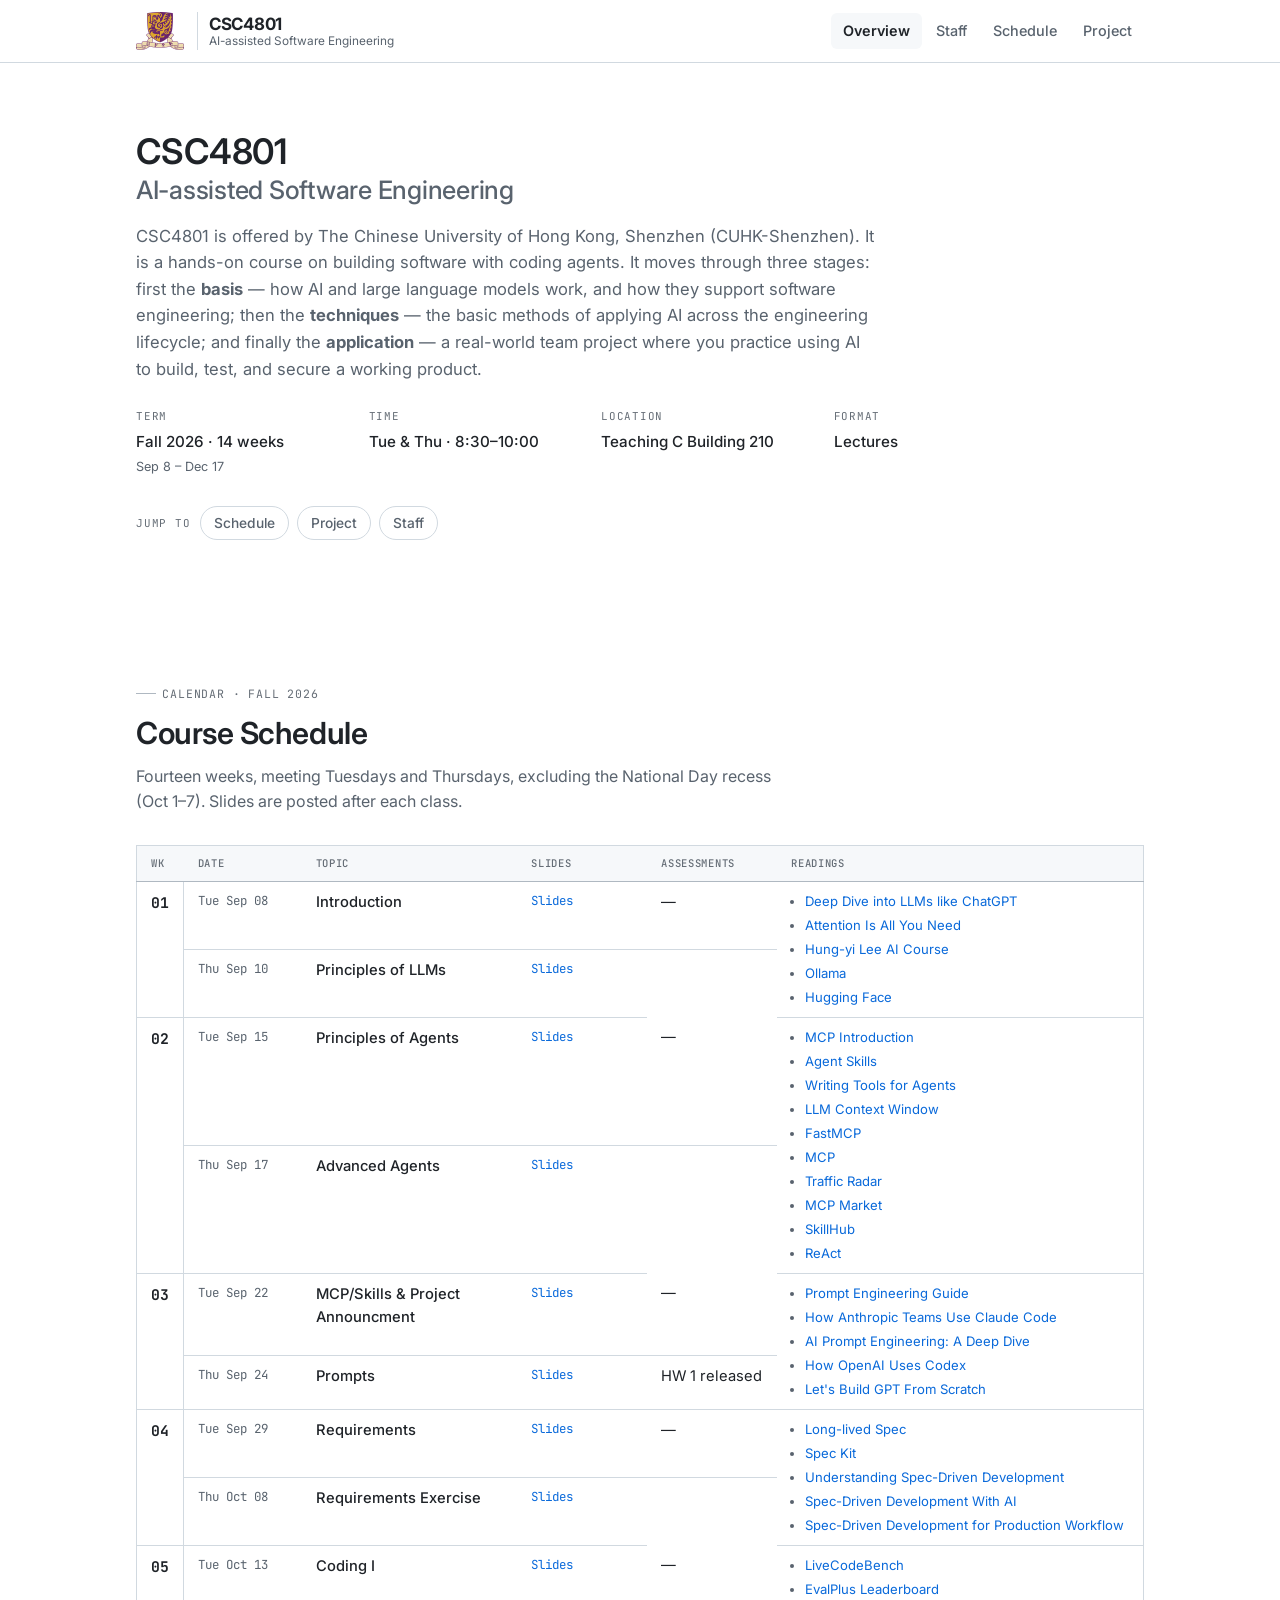
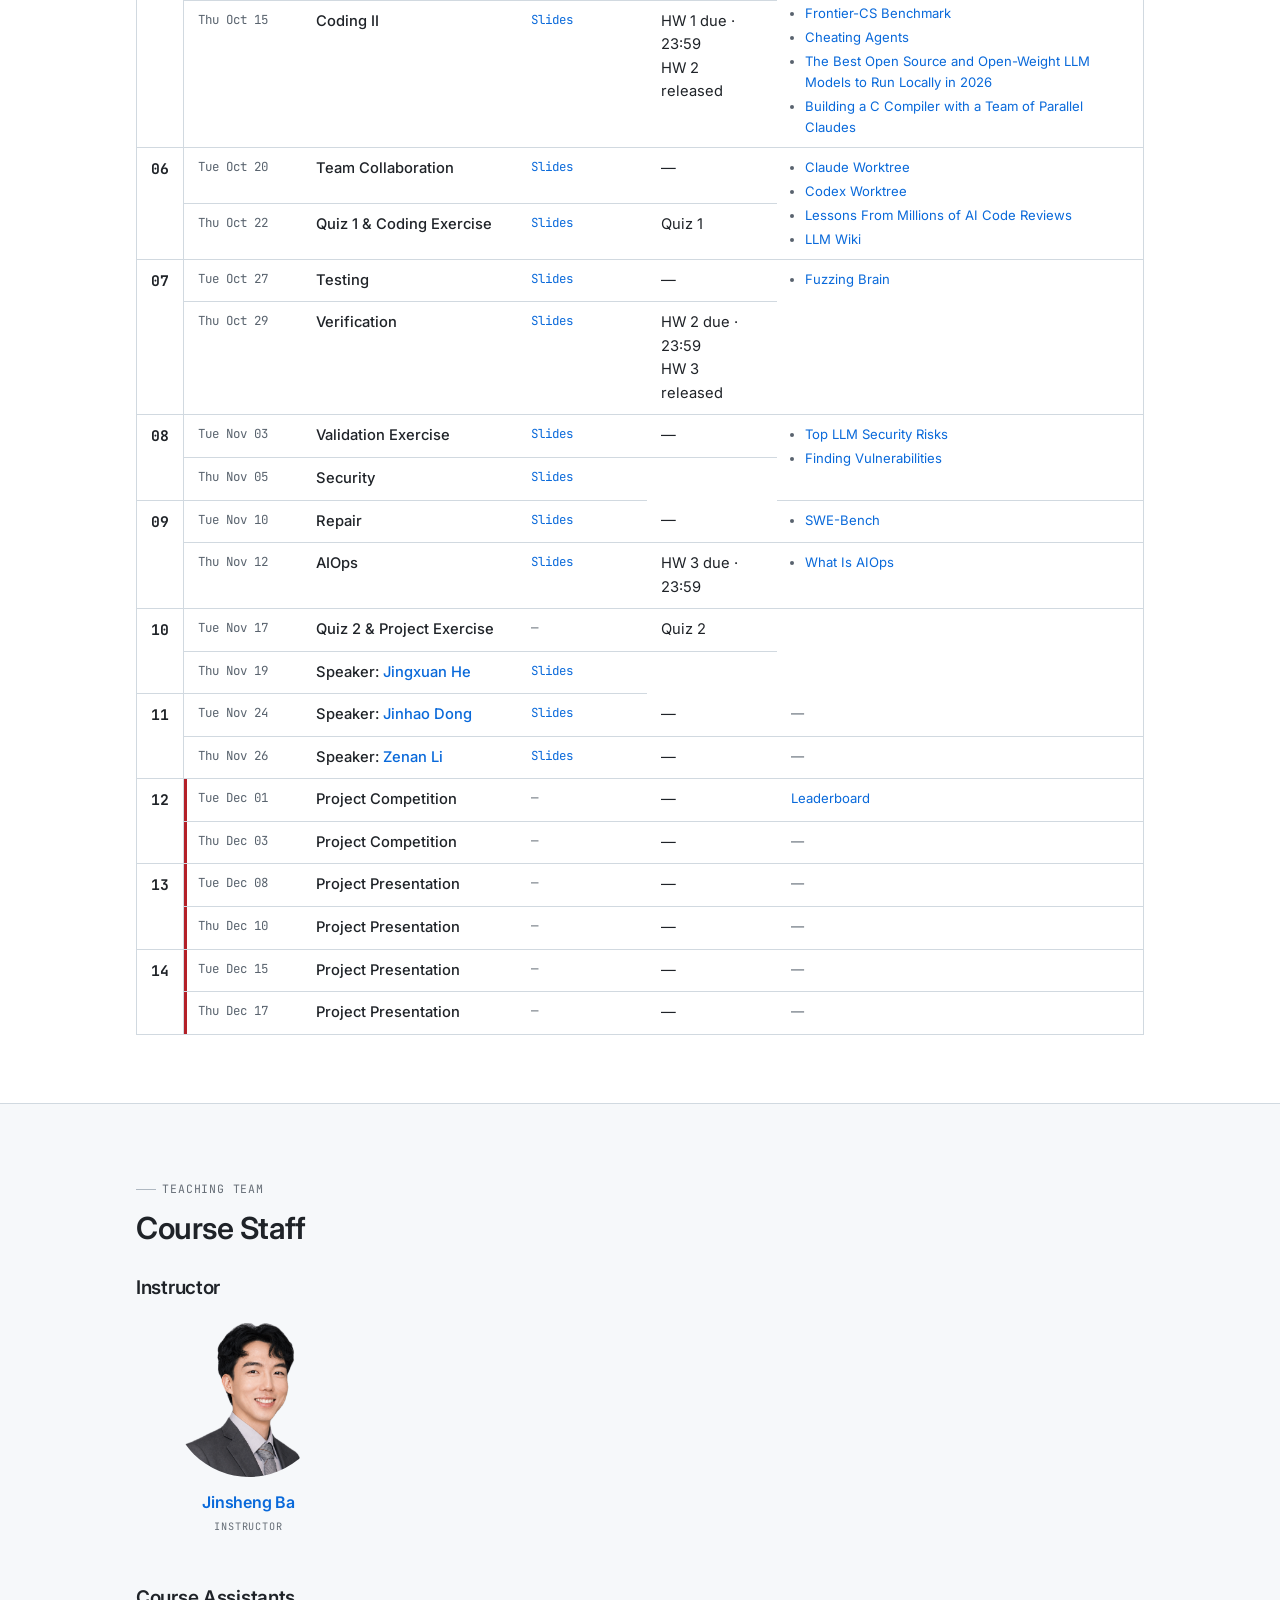
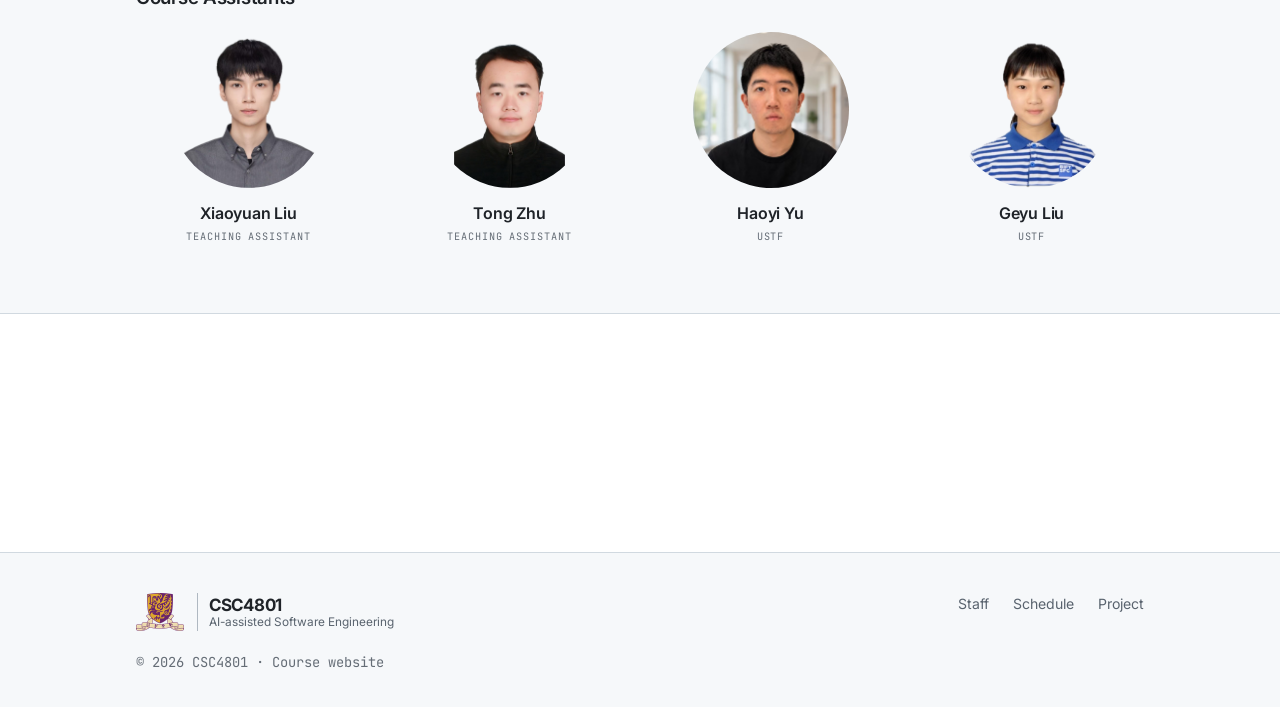
<file: index.html>
<!DOCTYPE html>
<html lang="en">
<head>
<meta charset="UTF-8" />
<meta name="viewport" content="width=device-width, initial-scale=1.0" />
<title>CSC4801 · AI-assisted Software Engineering</title>
<meta name="description" content="CSC4801 — AI-assisted Software Engineering. Build coding agents, work spec-first, and ship a full-stack product with AI as a primary tool. Course introduction, staff, schedule, readings, and lecture slides." />
<link rel="icon" href="assets/favicon-32.png" sizes="32x32" type="image/png" />
<link rel="apple-touch-icon" href="assets/apple-touch-icon.png" />
<link rel="preconnect" href="https://fonts.googleapis.com" />
<link rel="preconnect" href="https://fonts.gstatic.com" crossorigin />
<link href="https://fonts.googleapis.com/css2?family=Inter:wght@400;500;600;700&family=JetBrains+Mono:wght@400;500;700&display=swap" rel="stylesheet" />
<link rel="stylesheet" href="assets/css/style.css" />
</head>
<body>

<!-- ===================== NAV ===================== -->
<header class="nav">
  <div class="nav__inner">
    <a class="brand" href="index.html">
      <img class="brand__mark" src="assets/uni-logo.png" alt="The Chinese University of Hong Kong" width="96" height="76" />
      <span><b>CSC4801</b><br><small>AI-assisted Software Engineering</small></span>
    </a>
    <button class="nav__toggle" aria-label="Toggle menu" aria-expanded="false">≡</button>
    <nav class="nav__links">
      <a href="index.html" class="active">Overview</a>
      <a href="index.html#staff">Staff</a>
      <a href="index.html#schedule">Schedule</a>
      <a href="project.html">Project</a>
    </nav>
  </div>
</header>

<!-- ===================== COURSE OVERVIEW ===================== -->
<section class="section ov" id="overview">
  <div class="wrap">
    <h1 class="ov__title">CSC4801 <span>AI-assisted Software Engineering</span></h1>

    <p class="ov__lede">CSC4801 is offered by The Chinese University of Hong Kong, Shenzhen (CUHK-Shenzhen). It is a hands-on course on building software with coding agents. It moves through three stages: first the <b>basis</b> — how AI and large language models work, and how they support software engineering; then the <b>techniques</b> — the basic methods of applying AI across the engineering lifecycle; and finally the <b>application</b> — a real-world team project where you practice using AI to build, test, and secure a working product.</p>

    <dl class="facts">
      <div><dt>Term</dt><dd>Fall 2026 · 14 weeks<br><small style="color:var(--ink-soft);font-weight:400">Sep 8 – Dec 17</small></dd></div>
      <div><dt>Time</dt><dd>Tue &amp; Thu · 8:30–10:00</dd></div>
      <div><dt>Location</dt><dd>Teaching C Building 210</dd></div>
      <div><dt>Format</dt><dd>Lectures</dd></div>
    </dl>

    <div class="hero__jump">
      <span>Jump to</span>
      <a href="#schedule">Schedule</a>
      <a href="project.html">Project</a>
      <a href="#staff">Staff</a>
    </div>
  </div>
</section>

<!-- ===================== SCHEDULE (CALENDAR) ===================== -->
<section class="section" id="schedule">
  <div class="wrap">
    <div class="section__head reveal">
      <span class="tag">Calendar · Fall 2026</span>
      <h2>Course Schedule</h2>
      <p>Fourteen weeks, meeting Tuesdays and Thursdays, excluding the National Day recess (Oct 1–7). Slides are posted after each class.</p>
    </div>

    <div class="reveal" style="overflow-x:auto">
      <table class="sched">
        <thead>
          <tr><th>Wk</th><th>Date</th><th>Topic</th><th>Slides</th><th>Assessments</th><th>Readings</th></tr>
        </thead>
        <tbody>
          <tr><td class="sched__wk" rowspan="2">01</td><td class="sched__date">Tue Sep 08</td><td class="sched__topic">Introduction</td><td class="sched__slides"><a href="slides/00_Introduction.pdf">Slides</a></td><td class="sched__assessment">&mdash;</td><td class="sched__read" rowspan="2"><ul><li><a href="https://www.youtube.com/watch?v=7xTGNNLPyMI">Deep Dive into LLMs like ChatGPT</a></li><li><a href="https://arxiv.org/abs/1706.03762">Attention Is All You Need</a></li><li><a href="https://www.youtube.com/playlist?list=PLJV_el3uVTsMMGi5kbnKP5DrDHZpTX0jT">Hung-yi Lee AI Course</a></li><li><a href="https://ollama.com/">Ollama</a></li><li><a href="https://huggingface.co/">Hugging Face</a></li></ul></td></tr>
          <tr><td class="sched__date">Thu Sep 10</td><td class="sched__topic">Principles of LLMs</td><td class="sched__slides"><a href="slides/01_LLMs.pdf">Slides</a></td></tr>
          <tr><td class="sched__wk" rowspan="2">02</td><td class="sched__date">Tue Sep 15</td><td class="sched__topic">Principles of Agents</td><td class="sched__slides"><a href="slides/02_Principles_of_Agents.pdf">Slides</a></td><td class="sched__assessment">&mdash;</td><td class="sched__read" rowspan="2"><ul><li><a href="https://stytch.com/blog/model-context-protocol-introduction/">MCP Introduction</a></li><li><a href="https://agentskills.io/home">Agent Skills</a></li><li><a href="https://www.anthropic.com/engineering/writing-tools-for-agents">Writing Tools for Agents</a></li><li><a href="https://www.meibel.ai/post/understanding-the-impact-of-increasing-llm-context-windows">LLM Context Window</a></li><li><a href="https://gofastmcp.com/">FastMCP</a></li><li><a href="https://modelcontextprotocol.io">MCP</a></li><li><a href="https://radar.cloudflare.com/traffic#bot-vs-human">Traffic Radar</a></li><li><a href="https://mcpmarket.com/">MCP Market</a></li><li><a href="https://www.skillhub.club">SkillHub</a></li><li><a href="https://react-lm.github.io/">ReAct</a></li></ul></td></tr>
          <tr><td class="sched__date">Thu Sep 17</td><td class="sched__topic">Advanced Agents</td><td class="sched__slides"><a href="slides/03_Advanced_Agents.pdf">Slides</a></td></tr>
          <tr><td class="sched__wk" rowspan="2">03</td><td class="sched__date">Tue Sep 22</td><td class="sched__topic">MCP/Skills &amp; Project Announcment</td><td class="sched__slides"><a href="slides/04_MCP_Skills.pdf">Slides</a></td><td class="sched__assessment">&mdash;</td><td class="sched__read" rowspan="2"><ul><li><a href="https://www.promptingguide.ai">Prompt Engineering Guide</a></li><li><a href="https://www-cdn.anthropic.com/58284b19e702b49db9302d5b6f135ad8871e7658.pdf">How Anthropic Teams Use Claude Code</a></li><li><a href="https://www.youtube.com/watch?v=T9aRN5JkmL8">AI Prompt Engineering: A Deep Dive</a></li><li><a href="https://cdn.openai.com/pdf/6a2631dc-783e-479b-b1a4-af0cfbd38630/how-openai-uses-codex.pdf">How OpenAI Uses Codex</a></li><li><a href="https://www.youtube.com/watch?v=kCc8FmEb1nY">Let's Build GPT From Scratch</a></li></ul></td></tr>
          <tr><td class="sched__date">Thu Sep 24</td><td class="sched__topic">Prompts</td><td class="sched__slides"><a href="slides/05_Prompts.pdf">Slides</a></td><td class="sched__assessment">HW 1 released</td></tr>
          <tr><td class="sched__wk" rowspan="2">04</td><td class="sched__date">Tue Sep 29</td><td class="sched__topic">Requirements</td><td class="sched__slides"><a href="slides/06_Requirements.pdf">Slides</a></td><td class="sched__assessment">&mdash;</td><td class="sched__read" rowspan="2"><ul><li><a href="https://blog.ravi-mehta.com/p/specs-are-the-new-source-code">Long-lived Spec</a></li><li><a href="https://github.github.com/spec-kit/">Spec Kit</a></li><li><a href="https://martinfowler.com/articles/exploring-gen-ai/sdd-3-tools.html">Understanding Spec-Driven Development</a></li><li><a href="https://github.blog/ai-and-ml/generative-ai/spec-driven-development-with-ai-get-started-with-a-new-open-source-toolkit/">Spec-Driven Development With AI</a></li><li><a href="https://www.youtube.com/watch?v=IddXPepIAS4">Spec-Driven Development for Production Workflow</a></li></ul></td></tr>
          <tr><td class="sched__date">Thu Oct 08</td><td class="sched__topic">Requirements Exercise</td><td class="sched__slides"><a href="slides/07_Requirements_Exercise.pdf">Slides</a></td></tr>
          <tr><td class="sched__wk" rowspan="2">05</td><td class="sched__date">Tue Oct 13</td><td class="sched__topic">Coding I</td><td class="sched__slides"><a href="slides/08_Coding_I.pdf">Slides</a></td><td class="sched__assessment">&mdash;</td><td class="sched__read" rowspan="2"><ul><li><a href="https://livecodebench.github.io/">LiveCodeBench</a></li><li><a href="https://evalplus.github.io/leaderboard.html">EvalPlus Leaderboard</a></li><li><a href="https://frontier-cs.org/">Frontier-CS Benchmark</a></li><li><a href="https://debugml.github.io/cheating-agents/">Cheating Agents</a></li><li><a href="https://huggingface.co/blog/daya-shankar/open-source-llm-models-to-run-locally">The Best Open Source and Open-Weight LLM Models to Run Locally in 2026</a></li><li><a href="https://www.anthropic.com/engineering/building-c-compiler">Building a C Compiler with a Team of Parallel Claudes</a></li></ul></td></tr>
          <tr><td class="sched__date">Thu Oct 15</td><td class="sched__topic">Coding II</td><td class="sched__slides"><a href="slides/09_Coding_II.pdf">Slides</a></td><td class="sched__assessment">HW 1 due · 23:59<br />HW 2 released</td></tr>
          <tr><td class="sched__wk" rowspan="2">06</td><td class="sched__date">Tue Oct 20</td><td class="sched__topic">Team Collaboration</td><td class="sched__slides"><a href="slides/10_Team.pdf">Slides</a></td><td class="sched__assessment">&mdash;</td><td class="sched__read" rowspan="2"><ul><li><a href="https://code.claude.com/docs/en/worktrees">Claude Worktree</a></li><li><a href="https://developers.openai.com/codex/app/worktrees">Codex Worktree</a></li><li><a href="https://www.youtube.com/watch?v=TswQeKftnaw">Lessons From Millions of AI Code Reviews</a></li><li><a href="https://github.com/nashsu/llm_wiki">LLM Wiki</a></li></ul></td></tr>
          <tr><td class="sched__date">Thu Oct 22</td><td class="sched__topic">Quiz 1 & Coding Exercise</td><td class="sched__slides"><a href="slides/11_Beyond.pdf">Slides</a></td><td class="sched__assessment">Quiz 1</td></tr>
          <tr><td class="sched__wk" rowspan="2">07</td><td class="sched__date">Tue Oct 27</td><td class="sched__topic">Testing</td><td class="sched__slides"><a href="slides/12_Testing.pdf">Slides</a></td><td class="sched__assessment">&mdash;</td><td class="sched__read" rowspan="2"><ul><li><a href="https://fuzzingbrain.github.io/">Fuzzing Brain</a></li></ul></td></tr>
          <tr><td class="sched__date">Thu Oct 29</td><td class="sched__topic">Verification</td><td class="sched__slides"><a href="slides/13_Verification.pdf">Slides</a></td><td class="sched__assessment">HW 2 due · 23:59<br />HW 3 released</td></tr>
          <tr><td class="sched__wk" rowspan="2">08</td><td class="sched__date">Tue Nov 03</td><td class="sched__topic">Validation Exercise</td><td class="sched__slides"><a href="slides/14_Validation_Exercise.pdf">Slides</a></td><td class="sched__assessment">&mdash;</td><td class="sched__read" rowspan="2"><ul><li><a href="https://genai.owasp.org/llm-top-10/">Top LLM Security Risks</a></li><li><a href="https://semgrep.dev/blog/2025/finding-vulnerabilities-in-modern-web-apps-using-claude-code-and-openai-codex/">Finding Vulnerabilities</a></li></ul></td></tr>
          <tr><td class="sched__date">Thu Nov 05</td><td class="sched__topic">Security</td><td class="sched__slides"><a href="slides/15_Security.pdf">Slides</a></td></tr>
          <tr><td class="sched__wk" rowspan="2">09</td><td class="sched__date">Tue Nov 10</td><td class="sched__topic">Repair</td><td class="sched__slides"><a href="slides/16_Repair.pdf">Slides</a></td><td class="sched__assessment">&mdash;</td><td class="sched__read"><ul><li><a href="https://www.swebench.com/">SWE-Bench</a></li></ul></td></tr>
          <tr><td class="sched__date">Thu Nov 12</td><td class="sched__topic">AIOps</td><td class="sched__slides"><a href="slides/17_AIOps.pdf">Slides</a></td><td class="sched__assessment">HW 3 due · 23:59</td><td class="sched__read"><ul><li><a href="https://github.com/resources/articles/what-is-aiops">What Is AIOps</a></li></ul></td></tr>
          <tr><td class="sched__wk" rowspan="2">10</td><td class="sched__date">Tue Nov 17</td><td class="sched__topic">Quiz 2 & Project Exercise</td><td class="sched__slides">&mdash;</td><td class="sched__assessment">Quiz 2</td></tr>
          <tr><td class="sched__date">Thu Nov 19</td><td class="sched__topic">Speaker: <a href="https://jxhe.info/" target="_blank" rel="noopener noreferrer">Jingxuan He</a></td><td class="sched__slides"><a href="slides/JingxuanHe.pdf">Slides</a></td></tr>
          <tr><td class="sched__wk" rowspan="2">11</td><td class="sched__date">Tue Nov 24</td><td class="sched__topic">Speaker: <a href="https://dongjinhao-ruc.github.io/" target="_blank" rel="noopener noreferrer">Jinhao Dong</a></td><td class="sched__slides"><a href="slides/JinhaoDong.pdf">Slides</a></td><td class="sched__assessment">&mdash;</td><td class="sched__read">&mdash;</td></tr>
          <tr><td class="sched__date">Thu Nov 26</td><td class="sched__topic">Speaker: <a href="https://lizn-zn.github.io/" target="_blank" rel="noopener noreferrer">Zenan Li</a></td><td class="sched__slides"><a href="slides/ZenanLi.pdf">Slides</a></td><td class="sched__assessment">&mdash;</td><td class="sched__read">&mdash;</td></tr>
          <tr class="is-project"><td class="sched__wk" rowspan="2">12</td><td class="sched__date">Tue Dec 01</td><td class="sched__topic">Project Competition</td><td class="sched__slides">&mdash;</td><td class="sched__assessment">&mdash;</td><td class="sched__read"><a href="project.html">Leaderboard</a></td></tr>
          <tr class="is-project"><td class="sched__date">Thu Dec 03</td><td class="sched__topic">Project Competition</td><td class="sched__slides">&mdash;</td><td class="sched__assessment">&mdash;</td><td class="sched__read">&mdash;</td></tr>
          <tr class="is-project"><td class="sched__wk" rowspan="2">13</td><td class="sched__date">Tue Dec 08</td><td class="sched__topic">Project Presentation</td><td class="sched__slides">&mdash;</td><td class="sched__assessment">&mdash;</td><td class="sched__read">&mdash;</td></tr>
          <tr class="is-project"><td class="sched__date">Thu Dec 10</td><td class="sched__topic">Project Presentation</td><td class="sched__slides">&mdash;</td><td class="sched__assessment">&mdash;</td><td class="sched__read">&mdash;</td></tr>
          <tr class="is-project"><td class="sched__wk" rowspan="2">14</td><td class="sched__date">Tue Dec 15</td><td class="sched__topic">Project Presentation</td><td class="sched__slides">&mdash;</td><td class="sched__assessment">&mdash;</td><td class="sched__read">&mdash;</td></tr>
          <tr class="is-project"><td class="sched__date">Thu Dec 17</td><td class="sched__topic">Project Presentation</td><td class="sched__slides">&mdash;</td><td class="sched__assessment">&mdash;</td><td class="sched__read">&mdash;</td></tr>
        </tbody>
      </table>
    </div>
  </div>
</section>

<!-- ===================== COURSE STAFF ===================== -->
<section class="section section--alt" id="staff">
  <div class="wrap">
    <div class="section__head reveal">
      <span class="tag">Teaching team</span>
      <h2>Course Staff</h2>
    </div>

    <div class="staff-groups reveal">
      <section class="staff-group" aria-labelledby="instructor-heading">
        <h3 class="staff-group__title" id="instructor-heading">Instructor</h3>
        <div class="people people--instructor">
          <article class="person">
            <div class="avatar">
              <img class="avatar__image" src="assets/staff_photos/JinshengBa.png" alt="" width="1023" height="1537" />
            </div>
            <h3><a href="https://bajinsheng.github.io/" target="_blank" rel="noopener noreferrer">Jinsheng Ba</a></h3>
            <div class="role">Instructor</div>
          </article>
        </div>
      </section>

      <section class="staff-group" aria-labelledby="assistants-heading">
        <h3 class="staff-group__title" id="assistants-heading">Course Assistants</h3>
        <div class="people">
          <article class="person">
            <div class="avatar">
              <img class="avatar__image" src="assets/staff_photos/XiaoyuanLiu.png" alt="" width="1280" height="1280" />
            </div>
            <h3>Xiaoyuan Liu</h3>
            <div class="role">Teaching Assistant</div>
          </article>
          <article class="person">
            <div class="avatar">
              <img class="avatar__image avatar__image--zoomed-out" src="assets/staff_photos/TongZhu.png" alt="" width="913" height="1280" />
            </div>
            <h3>Tong Zhu</h3>
            <div class="role">Teaching Assistant</div>
          </article>
          <article class="person">
            <div class="avatar">
              <img class="avatar__image" src="assets/staff_photos/HaoyiYu.PNG" alt="" width="1254" height="1254" />
            </div>
            <h3>Haoyi Yu</h3>
            <div class="role">USTF</div>
          </article>
          <article class="person">
            <div class="avatar">
              <img class="avatar__image" src="assets/staff_photos/GeyuLiu.PNG" alt="" width="849" height="850" />
            </div>
            <h3>Geyu Liu</h3>
            <div class="role">USTF</div>
          </article>
        </div>
      </section>
    </div>
  </div>
</section>

<!-- ===================== ACKNOWLEDGEMENT ===================== -->
<section class="section" aria-label="Acknowledgement">
  <div class="wrap">
    <aside class="ack ack--standalone reveal" aria-labelledby="ack-title">
      <div class="ack__mark" aria-hidden="true">MiMo</div>
      <div class="ack__body">
        <p class="ack__label" id="ack-title">Acknowledgement</p>
        <p>We gratefully acknowledge <strong>MiMo</strong> (Xiaomi) for supporting the course</p>
      </div>
      <a class="ack__link" href="https://mimo.xiaomi.com/" target="_blank" rel="noopener noreferrer" aria-label="Visit the MiMo website (opens in a new tab)">Visit MiMo <span aria-hidden="true">↗</span></a>
    </aside>
  </div>
</section>

<!-- ===================== FOOTER ===================== -->
<footer class="footer">
  <div class="wrap footer__grid">
    <div>
      <a class="brand" href="index.html"><img class="brand__mark" src="assets/uni-logo.png" alt="The Chinese University of Hong Kong" width="96" height="76" /><span><b>CSC4801</b><br><small>AI-assisted Software Engineering</small></span></a>
      <p class="footer__mono">© <span data-year>2026</span> CSC4801 · Course website</p>
    </div>
    <nav class="footer__links" aria-label="Footer">
      <a href="index.html#staff">Staff</a>
      <a href="index.html#schedule">Schedule</a>
      <a href="project.html">Project</a>
    </nav>
  </div>
</footer>

<script src="assets/js/main.js"></script>
</body>
</html>
</file>
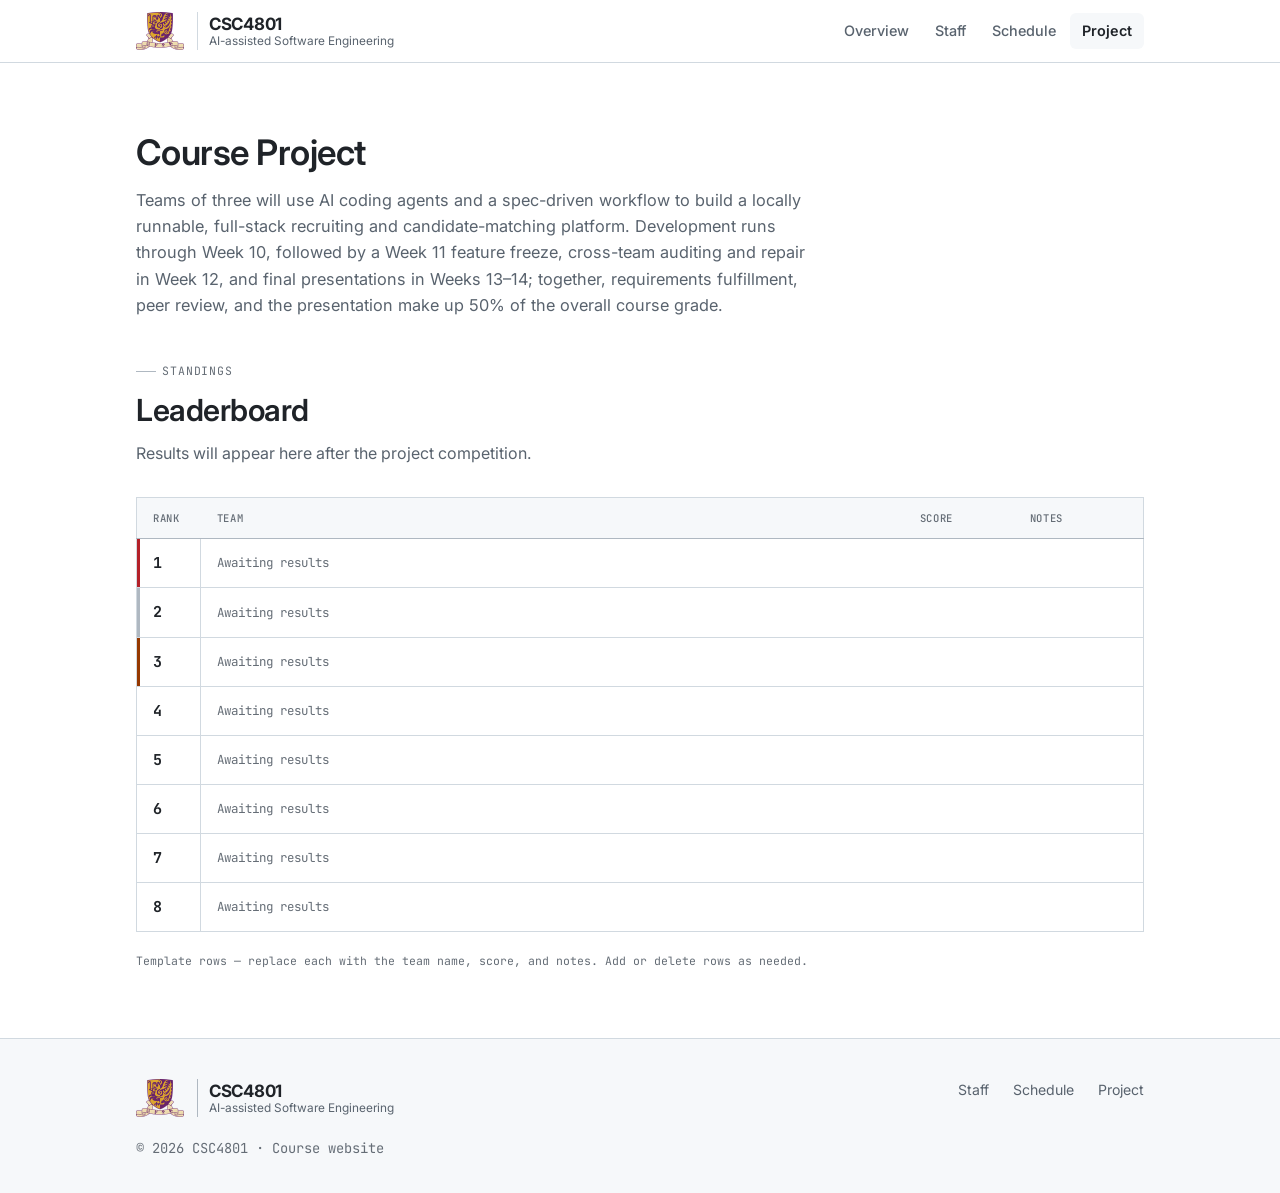
<file: project.html>
<!DOCTYPE html>
<html lang="en">
<head>
<meta charset="UTF-8" />
<meta name="viewport" content="width=device-width, initial-scale=1.0" />
<title>Course Project · CSC4801</title>
<meta name="description" content="The CSC4801 team project — competition standings and results." />
<link rel="icon" href="assets/favicon-32.png" sizes="32x32" type="image/png" />
<link rel="apple-touch-icon" href="assets/apple-touch-icon.png" />
<link rel="preconnect" href="https://fonts.googleapis.com" />
<link rel="preconnect" href="https://fonts.gstatic.com" crossorigin />
<link href="https://fonts.googleapis.com/css2?family=Inter:wght@400;500;600;700&family=JetBrains+Mono:wght@400;500;700&display=swap" rel="stylesheet" />
<link rel="stylesheet" href="assets/css/style.css" />
</head>
<body>

<header class="nav">
  <div class="nav__inner">
    <a class="brand" href="index.html">
      <img class="brand__mark" src="assets/uni-logo.png" alt="The Chinese University of Hong Kong" width="96" height="76" />
      <span><b>CSC4801</b><br><small>AI-assisted Software Engineering</small></span>
    </a>
    <button class="nav__toggle" aria-label="Toggle menu" aria-expanded="false">≡</button>
    <nav class="nav__links">
      <a href="index.html">Overview</a>
      <a href="index.html#staff">Staff</a>
      <a href="index.html#schedule">Schedule</a>
      <a href="project.html" class="active">Project</a>
    </nav>
  </div>
</header>

<section class="phead">
  <div class="wrap">
    <h1>Course Project</h1>
    <p>Teams of three will use AI coding agents and a spec-driven workflow to build a locally runnable, full-stack recruiting and candidate-matching platform. Development runs through Week 10, followed by a Week 11 feature freeze, cross-team auditing and repair in Week 12, and final presentations in Weeks 13–14; together, requirements fulfillment, peer review, and the presentation make up 50% of the overall course grade.</p>
  </div>
</section>

<!-- ===================== LEADERBOARD ===================== -->
<section class="section" style="padding-top:0">
  <div class="wrap">
    <div class="section__head reveal">
      <span class="tag">Standings</span>
      <h2>Leaderboard</h2>
      <p>Results will appear here after the project competition.</p>
    </div>

    <div class="reveal" style="overflow-x:auto">
      <table class="lb">
        <thead>
          <tr>
            <th style="width:64px">Rank</th>
            <th>Team</th>
            <th style="width:110px">Score</th>
            <th style="width:130px">Notes</th>
          </tr>
        </thead>
        <tbody>
          <tr><td class="lb__rank">1</td><td colspan="3" class="lb__empty">Awaiting results</td></tr>
          <tr><td class="lb__rank">2</td><td colspan="3" class="lb__empty">Awaiting results</td></tr>
          <tr><td class="lb__rank">3</td><td colspan="3" class="lb__empty">Awaiting results</td></tr>
          <tr><td class="lb__rank">4</td><td colspan="3" class="lb__empty">Awaiting results</td></tr>
          <tr><td class="lb__rank">5</td><td colspan="3" class="lb__empty">Awaiting results</td></tr>
          <tr><td class="lb__rank">6</td><td colspan="3" class="lb__empty">Awaiting results</td></tr>
          <tr><td class="lb__rank">7</td><td colspan="3" class="lb__empty">Awaiting results</td></tr>
          <tr><td class="lb__rank">8</td><td colspan="3" class="lb__empty">Awaiting results</td></tr>
        </tbody>
      </table>
    </div>

    <p class="footer__mono">Template rows — replace each with the team name, score, and notes. Add or delete rows as needed.</p>

  </div>
</section>

<footer class="footer">
  <div class="wrap footer__grid">
    <div>
      <a class="brand" href="index.html"><img class="brand__mark" src="assets/uni-logo.png" alt="The Chinese University of Hong Kong" width="96" height="76" /><span><b>CSC4801</b><br><small>AI-assisted Software Engineering</small></span></a>
      <p class="footer__mono">© <span data-year>2026</span> CSC4801 · Course website</p>
    </div>
    <nav class="footer__links" aria-label="Footer">
      <a href="index.html#staff">Staff</a>
      <a href="index.html#schedule">Schedule</a>
      <a href="project.html">Project</a>
    </nav>
  </div>
</footer>

<script src="assets/js/main.js"></script>
</body>
</html>
</file>
<file: assets/css/style.css>
/* =========================================================================
   CSC4801 — AI-assisted Software Engineering
   Design system: GitHub Primer light theme on a neutral base.
   Two pages: the course introduction (index) and the project leaderboard.

   Color rule: accents come from Primer's syntax palette and are spent the way
   an editor spends them — to mark a *kind* of thing, never as decoration. The
   paired fills are deliberately faint (~8-10% of the accent over white) so a
   hue that reads as a hint on a small badge doesn't turn garish at scale.
   Every text/background pair clears WCAG AA.
   ========================================================================= */

:root {
  /* ---- neutrals ---- */
  --canvas:      #FFFFFF;
  --canvas-sub:  #F6F8FA;
  --surface:     #FFFFFF;

  --ink:         #1F2328;
  --ink-soft:    #59636E;
  --ink-faint:   #656D76;   /* AA on both section fills */

  --line:        #D1D9E0;
  --line-strong: #AFB8C1;

  /* ---- syntax accents + their faint fills ---- */
  --syn-key:  #B32028;   /* keyword  — dates, project weeks */
  --syn-fn:   #6639BA;   /* entity   — exercises */
  --syn-num:  #0550AE;   /* constant — lectures */
  --syn-var:  #953800;   /* variable */
  --syn-tag:  #116329;   /* tag      — guest speakers */
  --link:     #0969DA;

  --tint-key: #FAEFEE;
  --tint-fn:  #F1EDF9;
  --tint-num: #EDF3F9;
  --tint-tag: #EEF4F0;
  --tint-var: #F8F1ED;

  /* ---- type ---- */
  --f-display: "Inter", -apple-system, BlinkMacSystemFont, "Segoe UI", sans-serif;
  --f-body:    "Inter", -apple-system, BlinkMacSystemFont, "Segoe UI", sans-serif;
  --f-mono:    "JetBrains Mono", ui-monospace, "SF Mono", Menlo, monospace;

  /* ---- geometry: GitHub's 6px box language ---- */
  --radius:   6px;
  --radius-s: 4px;
  --maxw:     1120px;
  --gutter:   clamp(20px, 5vw, 56px);
  --shadow:   0 1px 0 rgba(31,35,40,.04), 0 1px 3px rgba(66,74,83,.10);
}

/* ---------------------------------------------------------------- reset */
*, *::before, *::after { box-sizing: border-box; }
* { margin: 0; }
html { -webkit-text-size-adjust: 100%; scroll-behavior: smooth; }

body {
  font-family: var(--f-body);
  background: var(--canvas);
  color: var(--ink);
  line-height: 1.6;
  font-size: 16px;
  -webkit-font-smoothing: antialiased;
  text-rendering: optimizeLegibility;
}

/* prose links take GitHub's link blue; chrome links override back to ink,
   so blue reliably means "a link in the text". */
a { color: var(--link); text-decoration: none; }
a:hover { text-decoration: underline; text-underline-offset: 2px; }
img { max-width: 100%; display: block; }
h1, h2, h3, h4 { font-family: var(--f-display); line-height: 1.2; letter-spacing: -.015em; font-weight: 600; }
code { color: #0A3069; }

.wrap { max-width: var(--maxw); margin-inline: auto; padding-inline: var(--gutter); }

/* mono eyebrow label */
.tag {
  font-family: var(--f-mono); font-size: .72rem;
  letter-spacing: .07em; text-transform: uppercase; color: var(--ink-faint);
  display: inline-flex; align-items: center; gap: .55em;
}
.tag::before { content: ""; width: 20px; height: 1px; background: var(--line-strong); }

/* =============================================================== NAV === */
.nav {
  position: sticky; top: 0; z-index: 50;
  background: rgba(255,255,255,.86);
  backdrop-filter: saturate(180%) blur(12px);
  border-bottom: 1px solid var(--line);
}
.nav__inner {
  max-width: var(--maxw); margin-inline: auto;
  padding: 12px var(--gutter);
  display: flex; align-items: center; gap: 24px;
}
/* course identity: the code leads, the full title supports it underneath */
.brand {
  display: flex; align-items: center; gap: 11px;
  font-family: var(--f-display); font-weight: 600;
  color: var(--ink); letter-spacing: -.01em; line-height: 1.2;
}
.brand:hover { text-decoration: none; }
.brand b { font-size: 1.06rem; font-weight: 700; letter-spacing: -.015em; }
.brand small {
  display: block; color: var(--ink-soft);
  font-family: var(--f-body); font-weight: 400; font-size: .74rem;
  letter-spacing: 0; white-space: nowrap;
}
/* the university crest, sized by height with a hairline before the title */
.brand__mark {
  height: 38px; width: auto; flex: none; display: block;
  padding-right: 13px; border-right: 1px solid var(--line);
}

.nav__links { margin-left: auto; display: flex; gap: 2px; align-items: center; }
.nav__links a {
  color: var(--ink-soft); font-size: .9rem; font-weight: 500;
  padding: 6px 12px; border-radius: var(--radius); transition: .15s;
}
.nav__links a:hover { color: var(--ink); background: var(--canvas-sub); text-decoration: none; }
.nav__links a.active { color: var(--ink); background: var(--canvas-sub); font-weight: 600; }

.nav__toggle {
  display: none; margin-left: auto;
  background: var(--canvas); border: 1px solid var(--line); border-radius: var(--radius);
  width: 38px; height: 34px; cursor: pointer; color: var(--ink); font-size: 1.05rem;
}
.nav__toggle:hover { background: var(--canvas-sub); }

@media (max-width: 780px) {
  .nav__toggle { display: block; }
  .nav__links {
    position: absolute; top: 100%; left: 0; right: 0;
    flex-direction: column; align-items: stretch; gap: 2px;
    background: var(--canvas); border-bottom: 1px solid var(--line);
    padding: 10px var(--gutter) 16px; margin: 0; display: none;
  }
  .nav__links.open { display: flex; }
  .nav__links a { padding: 10px 12px; }
}
/* very narrow phones: drop the long subtitle, keep the course code */
@media (max-width: 400px) {
  .brand small { display: none; }
  .brand__mark { height: 32px; padding-right: 11px; }
}

/* ========================================================== OVERVIEW == */
.ov { padding-top: clamp(36px, 5vw, 56px); }
.ov__title { font-size: clamp(1.7rem, 3.2vw, 2.2rem); line-height: 1.15; }
/* the course title sits under the code as a lighter second line */
.ov__title span {
  display: block; margin-top: 4px;
  font-size: .72em; font-weight: 500; color: var(--ink-soft); letter-spacing: -.01em;
}
.ov__lede { font-size: 1.04rem; color: var(--ink-soft); margin-top: 18px; max-width: 74ch; }

/* course logistics */
.facts {
  margin-top: 26px; display: grid;
  grid-template-columns: repeat(auto-fit, minmax(190px, 1fr));
  gap: 18px 30px; max-width: 900px;
}
.facts dt {
  font-family: var(--f-mono); font-size: .68rem; text-transform: uppercase;
  letter-spacing: .07em; color: var(--ink-faint);
}
.facts dd { font-size: .95rem; color: var(--ink); font-weight: 500; margin-top: 4px; }
/* marks a value the course staff still needs to fill in */
.tpl {
  display: inline-block; margin-left: 7px; vertical-align: 1px;
  font-family: var(--f-mono); font-size: .58rem; font-weight: 500;
  text-transform: uppercase; letter-spacing: .08em; color: var(--ink-faint);
  background: var(--canvas-sub); border: 1px solid var(--line);
  padding: 1px 5px; border-radius: 20px;
}

.hero__jump { margin-top: 28px; display: flex; flex-wrap: wrap; gap: 8px; align-items: center; }
.hero__jump > span {
  font-family: var(--f-mono); font-size: .68rem; text-transform: uppercase;
  letter-spacing: .07em; color: var(--ink-faint); margin-right: 2px;
}
.hero__jump a {
  padding: 5px 13px; border: 1px solid var(--line); border-radius: 20px;
  color: var(--ink-soft); font-size: .86rem; font-weight: 500; transition: .15s;
}
.hero__jump a:hover { border-color: var(--ink); color: var(--ink); background: var(--canvas-sub); text-decoration: none; }

/* ============================================================ SECTION == */
.section { padding: clamp(40px, 5.5vw, 68px) 0; }
.section--alt { background: var(--canvas-sub); border-block: 1px solid var(--line); }
.section__head { max-width: 64ch; margin-bottom: 30px; }
.section__head h2 { font-size: clamp(1.5rem, 2.8vw, 1.9rem); margin-top: 12px; }
.section__head p { color: var(--ink-soft); margin-top: 12px; font-size: 1rem; }

/* page header (interior pages) */
.phead { padding: clamp(40px,5.5vw,68px) 0 clamp(24px,3.5vw,36px); }
.phead h1 { font-size: clamp(1.7rem, 3.4vw, 2.2rem); }
.phead p { color: var(--ink-soft); font-size: 1.02rem; margin-top: 14px; max-width: 68ch; }

/* =========================================================== SCHEDULE = */
/* A dense table, not cards: 28 meetings need to be scannable at a glance.
   Each week's two rows share one row-spanning week number. */
.sched {
  border-collapse: collapse; width: 100%; font-size: .92rem;
  background: var(--surface); border: 1px solid var(--line); border-radius: var(--radius);
}
.sched th, .sched td {
  text-align: left; padding: 9px 14px;
  border-bottom: 1px solid var(--line); vertical-align: top;
}
.sched th {
  font-family: var(--f-mono); font-size: .66rem; font-weight: 500;
  text-transform: uppercase; letter-spacing: .07em;
  color: var(--ink-faint); background: var(--canvas-sub);
  border-bottom: 1px solid var(--line-strong);
}
.sched tbody tr:last-child td { border-bottom: 0; }
.sched tbody tr:hover td { background: var(--canvas-sub); }

/* the week number spans its two meetings */
.sched__wk {
  font-family: var(--f-mono); font-size: .92rem; font-weight: 700;
  color: var(--ink); width: 46px;
  border-right: 1px solid var(--line);
  background: var(--canvas);
}
.sched__date {
  font-family: var(--f-mono); font-size: .78rem; color: var(--ink-soft);
  white-space: nowrap; width: 118px;
}
.sched__topic { font-weight: 500; }
.sched__slides { width: 130px; font-family: var(--f-mono); font-size: .78rem; color: var(--ink-faint); }
.sched__read { font-size: .82rem; color: var(--ink-soft); }
.sched__read a { color: var(--link); }
.sched__read ul { margin: 0; padding-left: 1.1em; }
.sched__read li + li { margin-top: 3px; }

/* project weeks: a red left edge on the first cell of the row */
.sched tr.is-project .sched__date { box-shadow: inset 3px 0 0 var(--syn-key); }

@media (max-width: 700px) {
  .sched, .sched thead, .sched tbody, .sched tr, .sched th, .sched td { display: block; }
  .sched thead { display: none; }
  .sched__wk { display: none; }
  .sched tbody tr {
    border-bottom: 1px solid var(--line); padding: 10px 14px;
  }
  .sched tbody tr:last-child { border-bottom: 0; }
  .sched td { border: 0; padding: 1px 0; }
  .sched__date, .sched__slides { width: auto; }
  .sched tr.is-project .sched__date { box-shadow: none; color: var(--syn-key); }
}

/* ======================================================== LEADERBOARD = */
.lb {
  border-collapse: collapse; width: 100%; font-size: .94rem;
  background: var(--surface); border: 1px solid var(--line); border-radius: var(--radius);
}
.lb th, .lb td {
  text-align: left; padding: 12px 16px;
  border-bottom: 1px solid var(--line); vertical-align: middle;
}
.lb th {
  font-family: var(--f-mono); font-size: .66rem; font-weight: 500;
  text-transform: uppercase; letter-spacing: .07em;
  color: var(--ink-faint); background: var(--canvas-sub);
  border-bottom: 1px solid var(--line-strong);
}
.lb tbody tr:last-child td { border-bottom: 0; }
.lb tbody tr:hover td { background: var(--canvas-sub); }
.lb__rank {
  font-family: var(--f-mono); font-weight: 700; color: var(--ink);
  border-right: 1px solid var(--line);
}
/* the top three ranks carry a medal-weight left edge */
.lb tbody tr:nth-child(1) .lb__rank { box-shadow: inset 3px 0 0 var(--syn-key); }
.lb tbody tr:nth-child(2) .lb__rank { box-shadow: inset 3px 0 0 var(--line-strong); }
.lb tbody tr:nth-child(3) .lb__rank { box-shadow: inset 3px 0 0 var(--syn-var); }
/* placeholder rows, until results are posted */
.lb__empty {
  color: var(--ink-faint); font-family: var(--f-mono); font-size: .78rem;
  font-style: normal;
}

/* ===================================================== ACKNOWLEDGEMENT = */
/* Course supporter credit: compact enough to stay secondary to the page
   content, but structured as a distinct widget rather than footer copy. */
.ack {
  margin-top: 44px; padding: 18px 20px;
  display: grid; grid-template-columns: auto minmax(0, 1fr) auto;
  align-items: center; gap: 18px;
  background: var(--canvas-sub); border: 1px solid var(--line);
  border-radius: var(--radius); box-shadow: var(--shadow);
}
.ack--standalone { margin-top: 0; }
.ack__mark {
  width: 64px; height: 64px; display: grid; place-items: center;
  flex: none; border-radius: var(--radius);
  background: var(--ink); color: var(--canvas);
  font-family: var(--f-display); font-size: 1rem; font-weight: 700;
  letter-spacing: -.04em;
}
.ack__label {
  font-family: var(--f-mono); font-size: .67rem; font-weight: 500;
  text-transform: uppercase; letter-spacing: .08em; color: var(--ink-faint);
}
.ack__body > p:last-child { margin-top: 4px; color: var(--ink-soft); font-size: .92rem; }
.ack__body strong { color: var(--ink); font-weight: 600; }
.ack__link {
  white-space: nowrap; padding: 7px 11px;
  border: 1px solid var(--line-strong); border-radius: var(--radius);
  color: var(--ink); background: var(--canvas);
  font-family: var(--f-mono); font-size: .72rem; font-weight: 500;
  transition: border-color .15s, background .15s;
}
.ack__link:hover { border-color: var(--ink); background: var(--surface); text-decoration: none; }

@media (max-width: 620px) {
  .ack { grid-template-columns: auto minmax(0, 1fr); gap: 14px; }
  .ack__mark { width: 54px; height: 54px; }
  .ack__link { grid-column: 1 / -1; text-align: center; }
}

/* ============================================================ PEOPLE === */
.staff-groups { display: grid; gap: clamp(36px, 5vw, 52px); }
.staff-group__title { font-size: 1.18rem; margin-bottom: 22px; }
.people { display: grid; grid-template-columns: repeat(4, minmax(0, 1fr)); gap: clamp(20px, 3vw, 36px); }
.person {
  padding: 0 8px; text-align: center;
}
.person .avatar {
  width: clamp(116px, 14vw, 156px); height: clamp(116px, 14vw, 156px);
  border-radius: 50%; margin: 0 auto 16px; overflow: hidden;
}
.person .avatar__image {
  width: 100%; height: 100%; object-fit: cover; object-position: center 22%;
}
.person .avatar__image--zoomed-out {
  object-fit: contain; object-position: center;
}
.person h3 { font-size: 1rem; }
.person .role {
  font-family: var(--f-mono); font-size: .64rem; text-transform: uppercase;
  letter-spacing: .09em; color: var(--ink-faint); margin-top: 6px;
}

@media (max-width: 760px) {
  .people { grid-template-columns: repeat(2, minmax(0, 1fr)); row-gap: 34px; }
}

@media (max-width: 420px) {
  .people { grid-template-columns: 1fr; }
}

/* ============================================================ FOOTER === */
.footer { border-top: 1px solid var(--line); background: var(--canvas-sub); padding: 40px 0 34px; }
.footer .brand__mark { border-right-color: var(--line-strong); }
.footer__grid { display: flex; flex-wrap: wrap; gap: 30px; justify-content: space-between; align-items: flex-start; }
.footer p { color: var(--ink-faint); font-size: .86rem; max-width: 40ch; }
.footer__links { display: flex; flex-wrap: wrap; gap: 24px; }
.footer__links a { color: var(--ink-soft); font-size: .88rem; }
.footer__mono { font-family: var(--f-mono); font-size: .72rem; color: var(--ink-faint); margin-top: 20px; }

/* reveal on scroll */
.reveal { opacity: 0; transform: translateY(14px); transition: opacity .5s ease, transform .5s ease; }
.reveal.in { opacity: 1; transform: none; }

@media (prefers-reduced-motion: reduce) {
  * { animation: none !important; transition: none !important; scroll-behavior: auto !important; }
  .reveal { opacity: 1; transform: none; }
}

:focus-visible { outline: 2px solid var(--ink); outline-offset: 2px; border-radius: var(--radius-s); }
</file>
